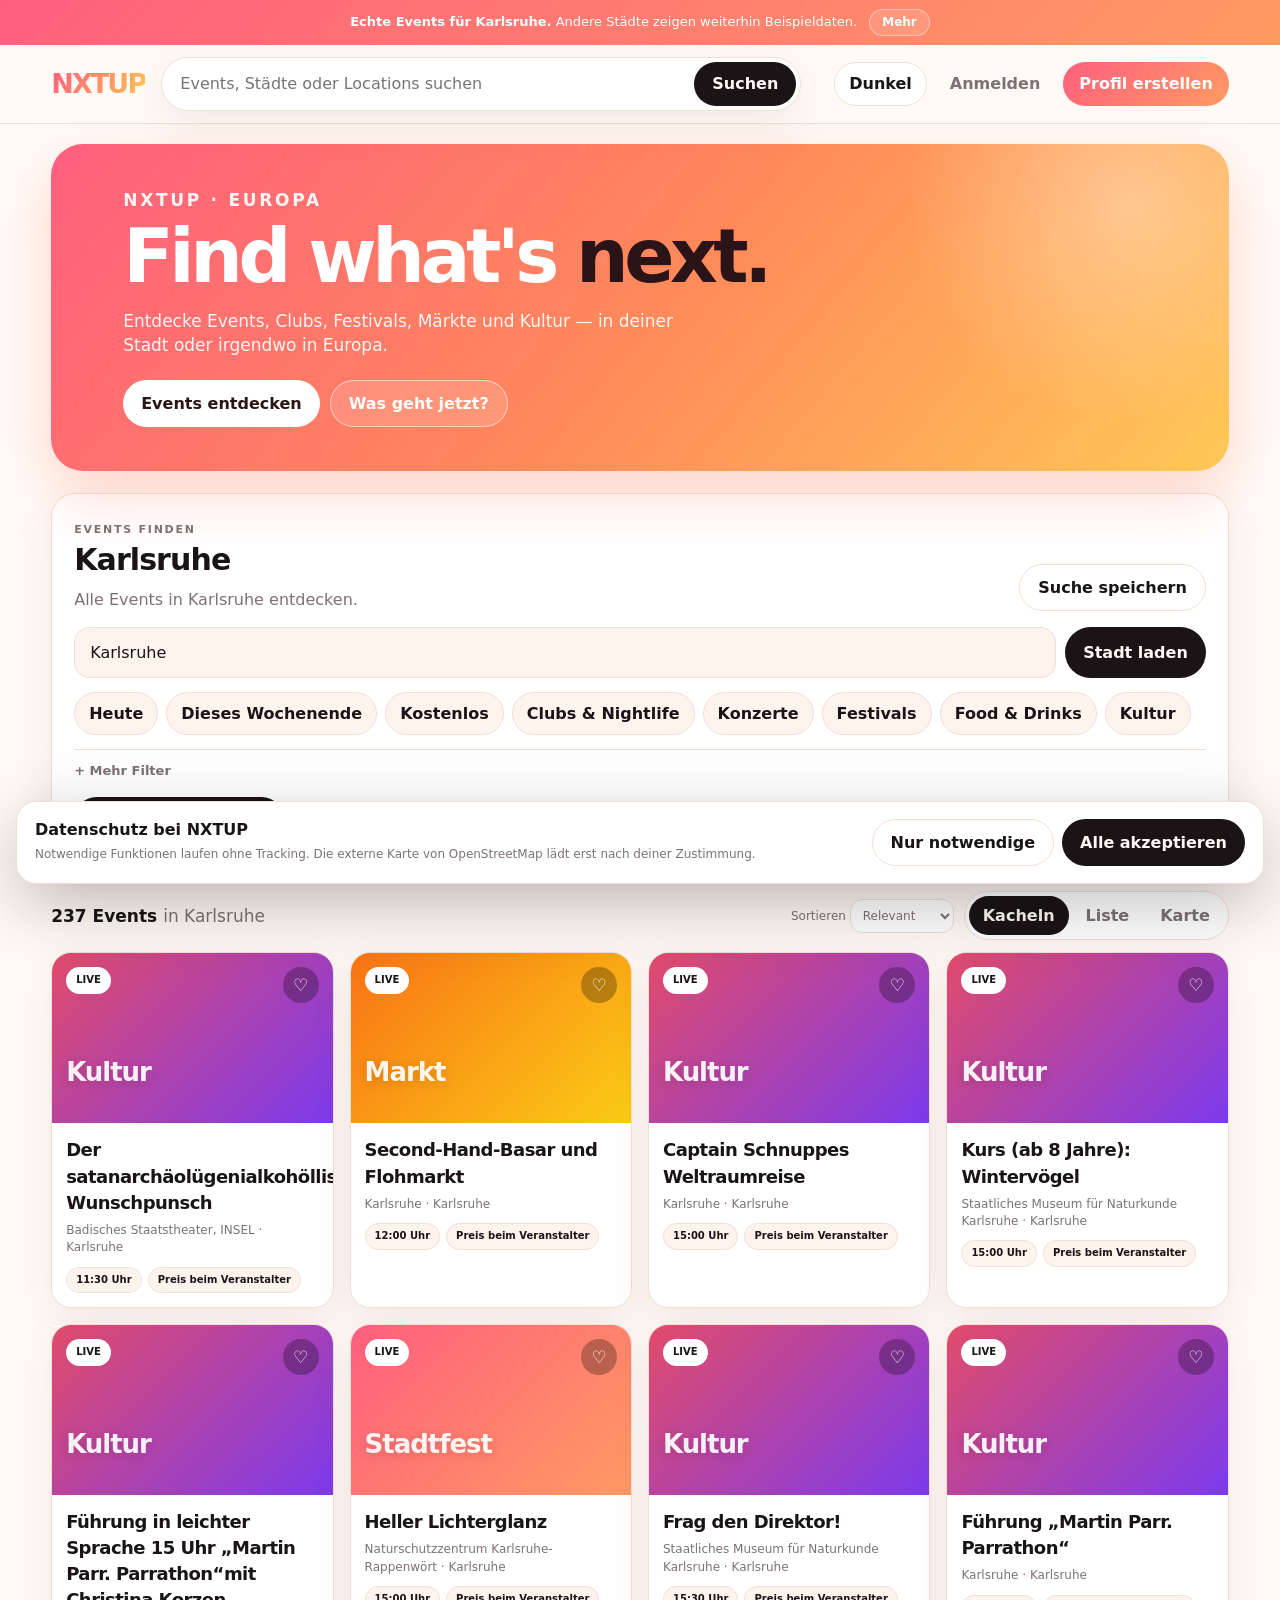
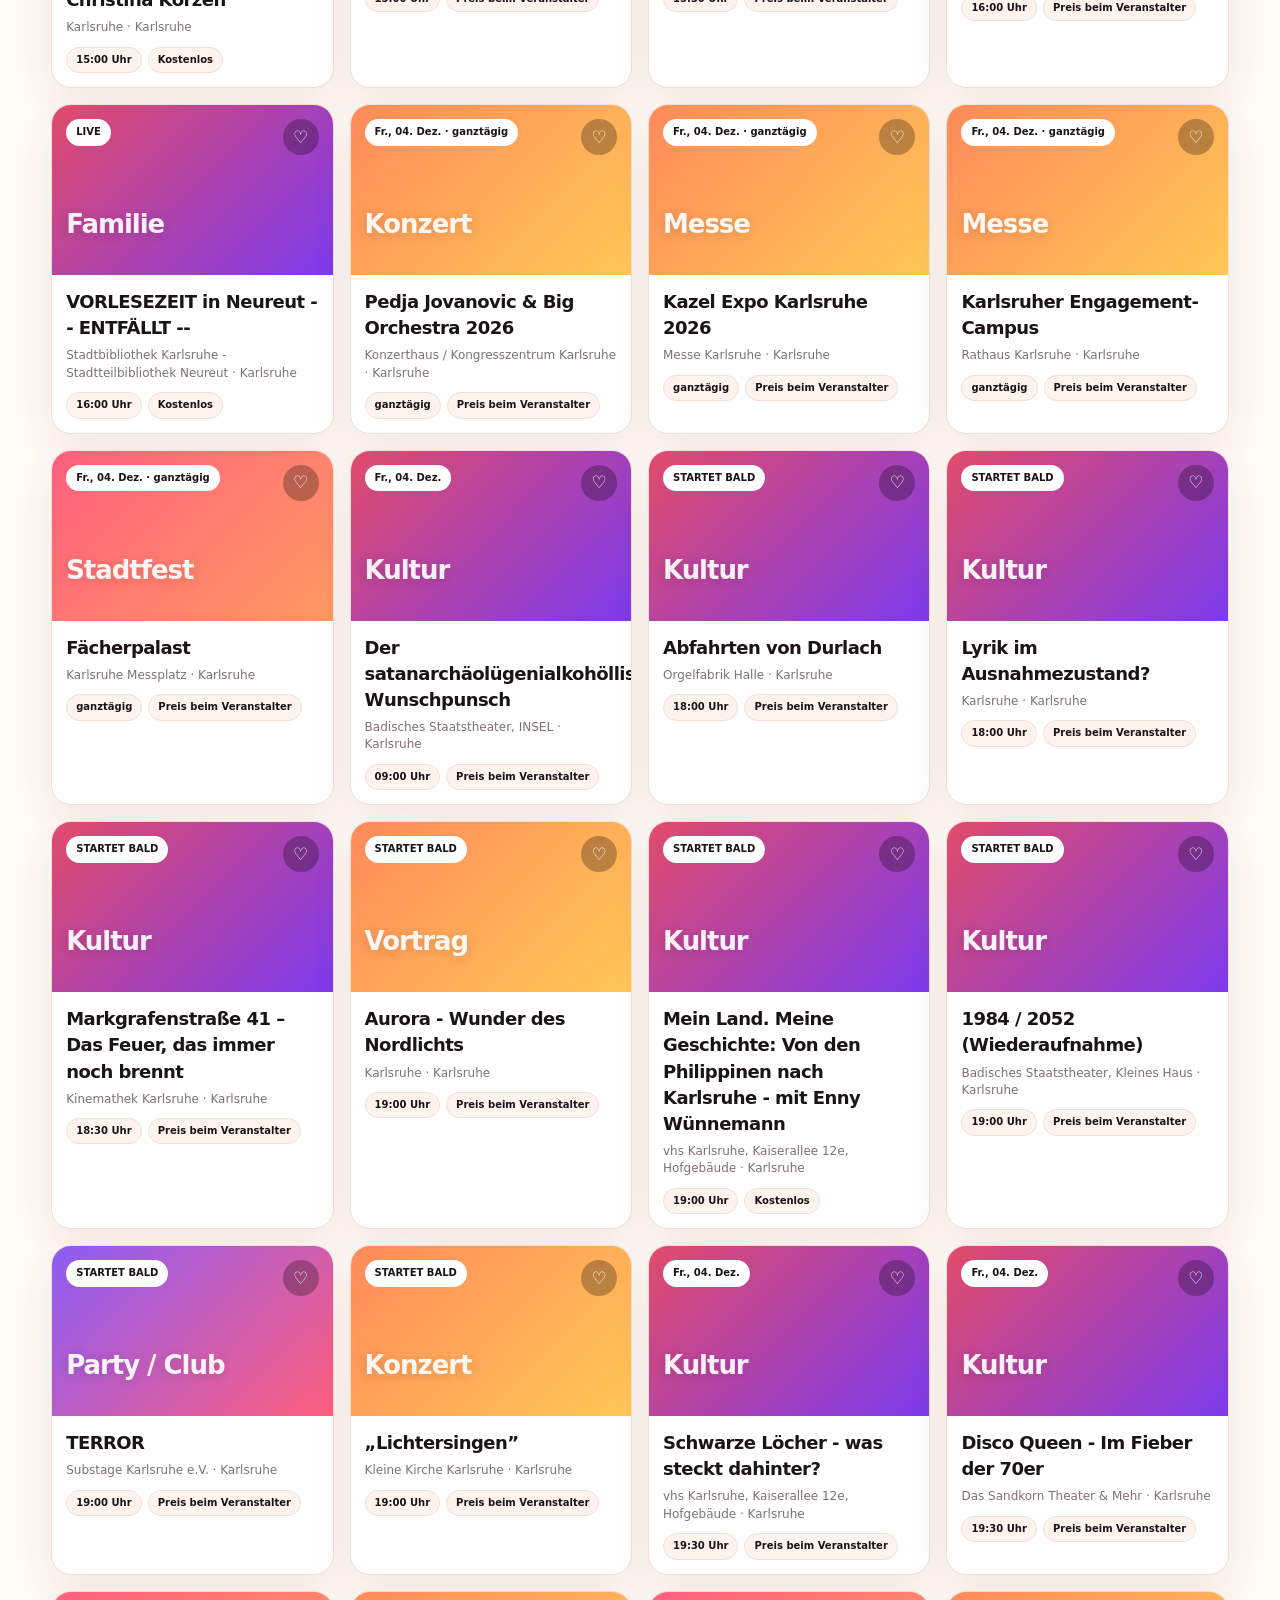
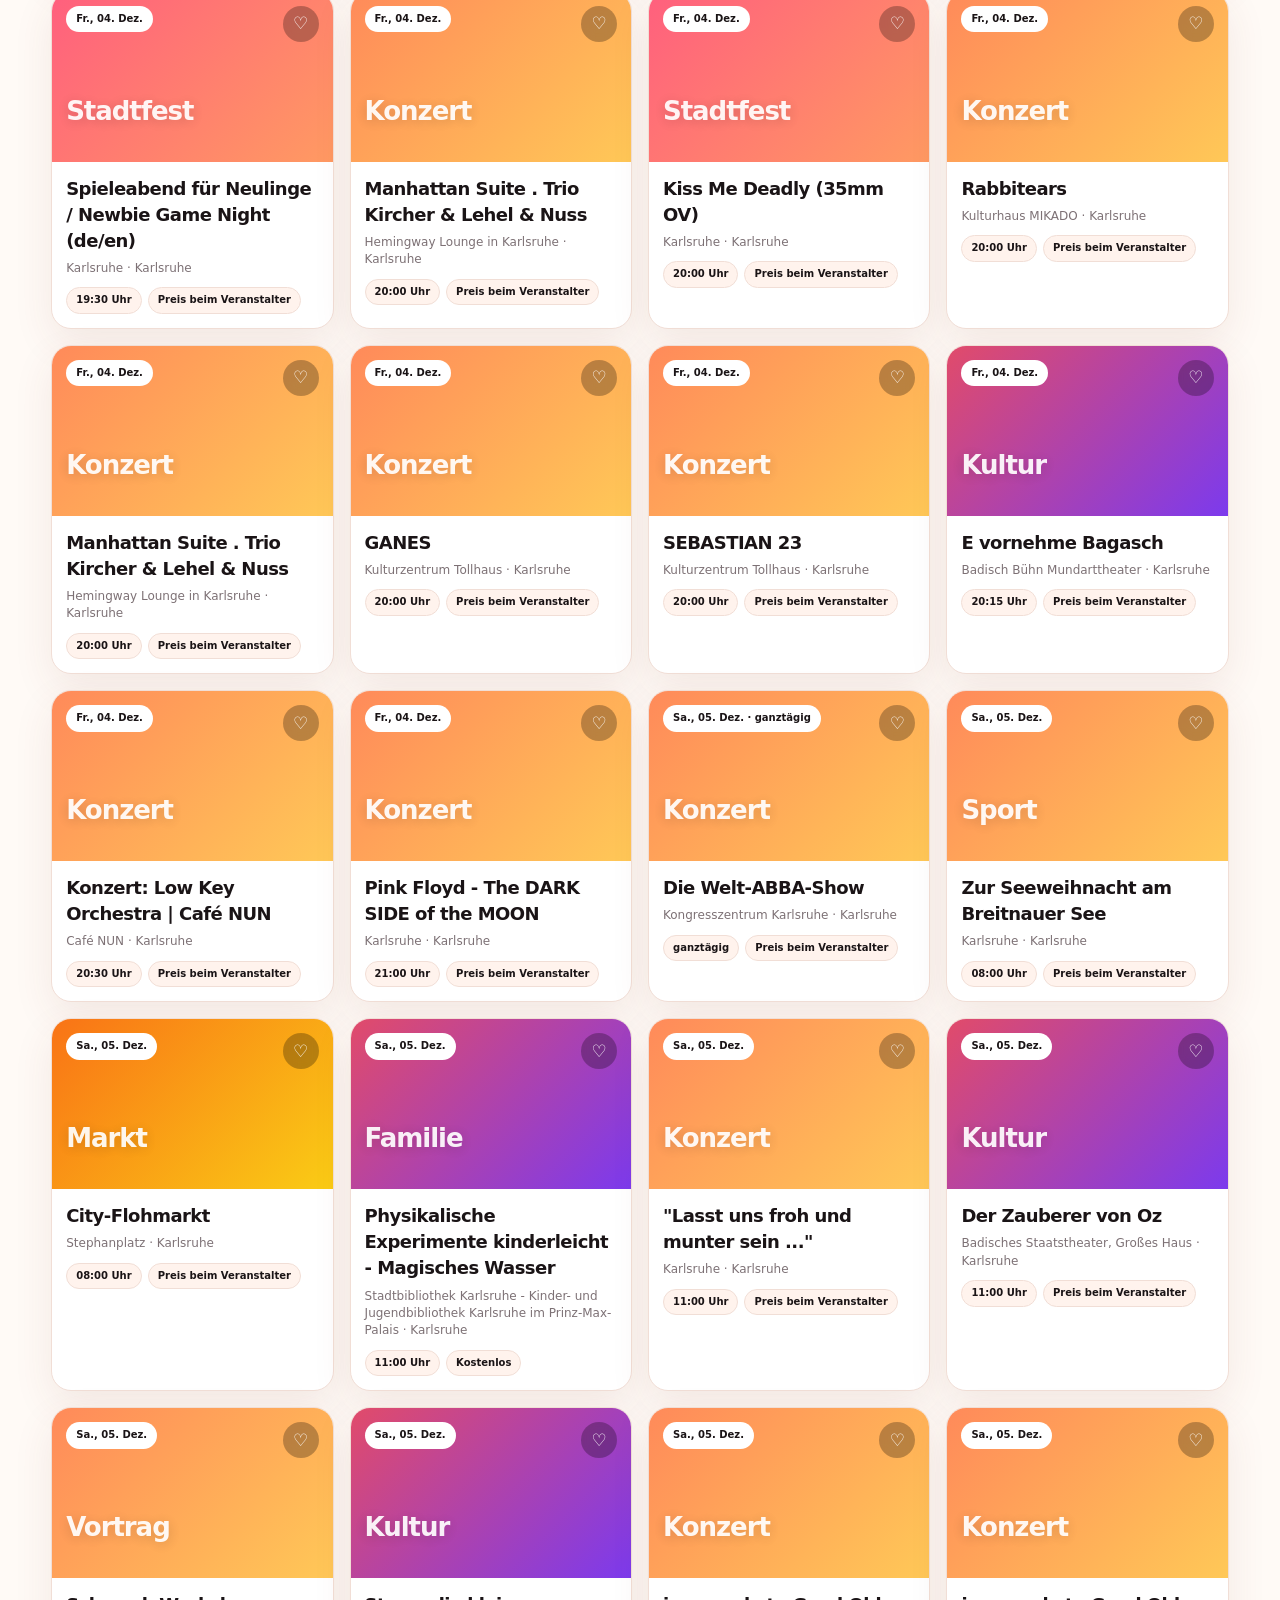
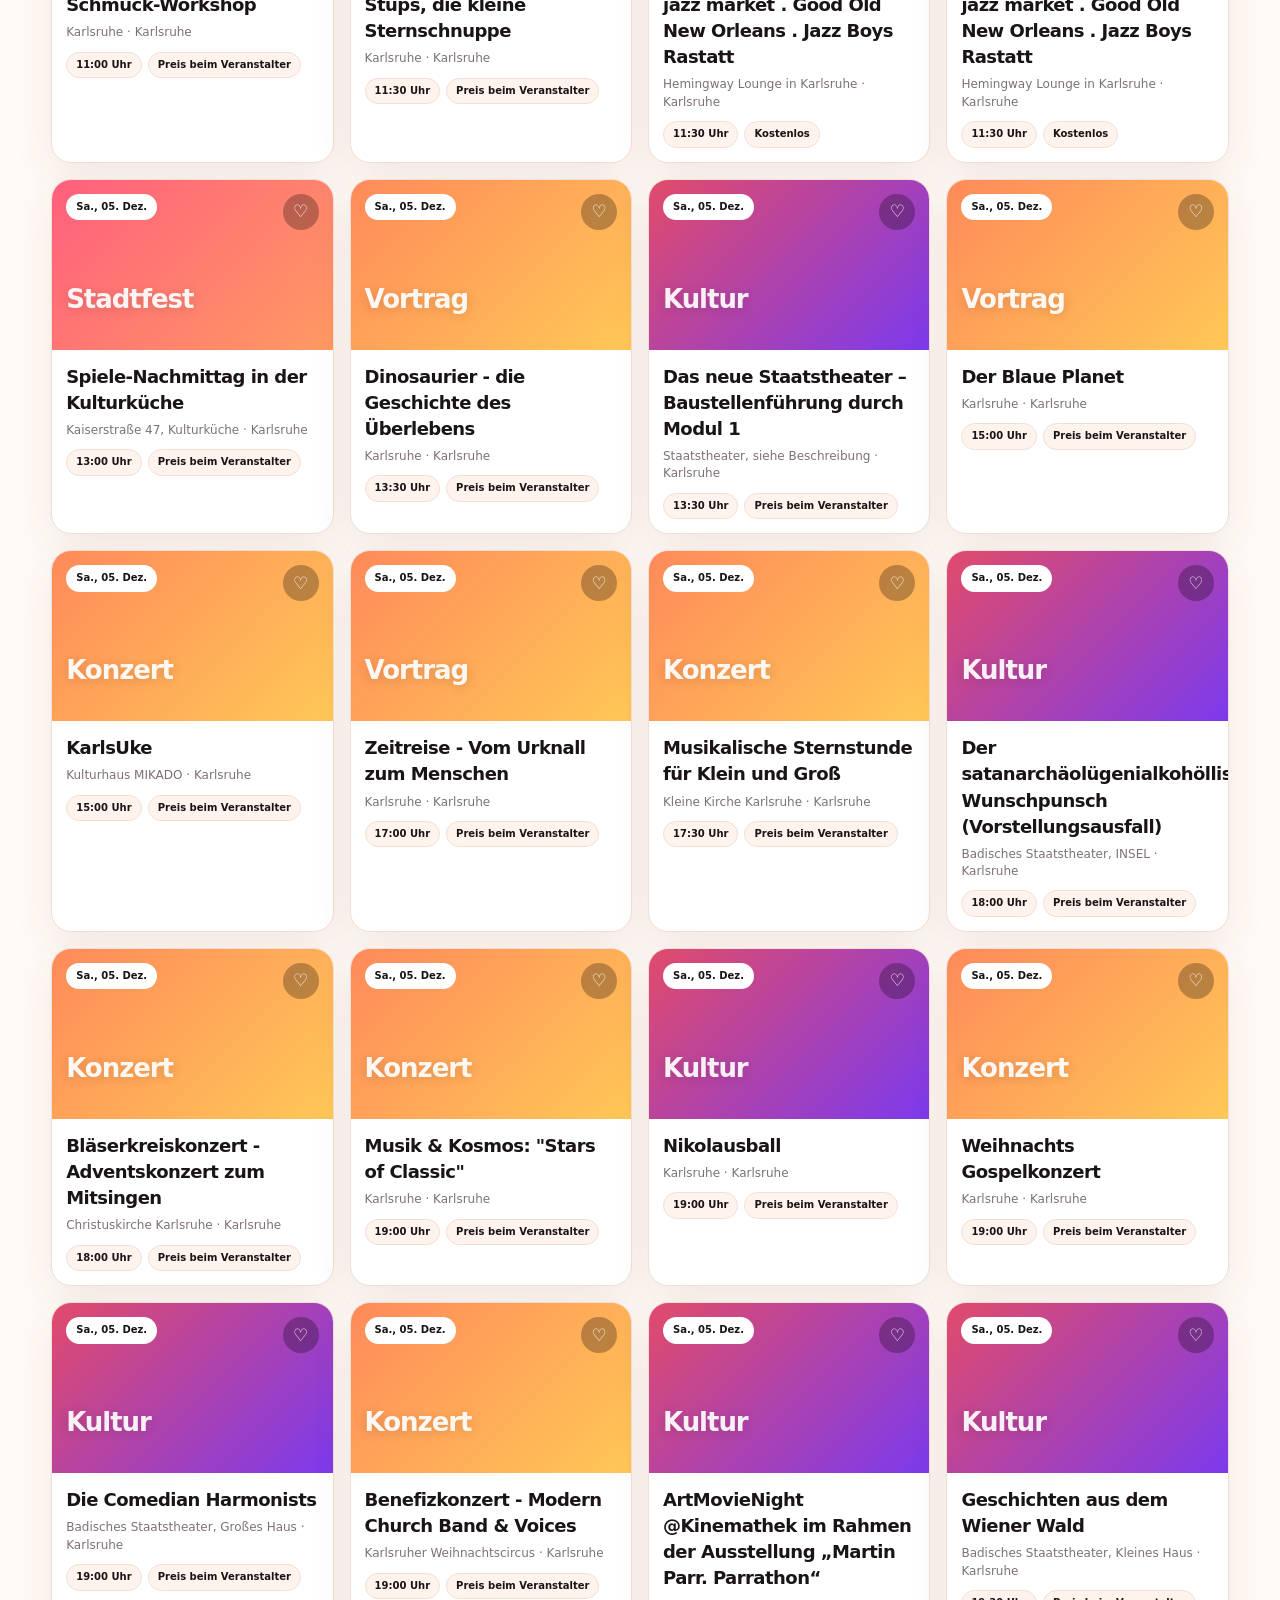
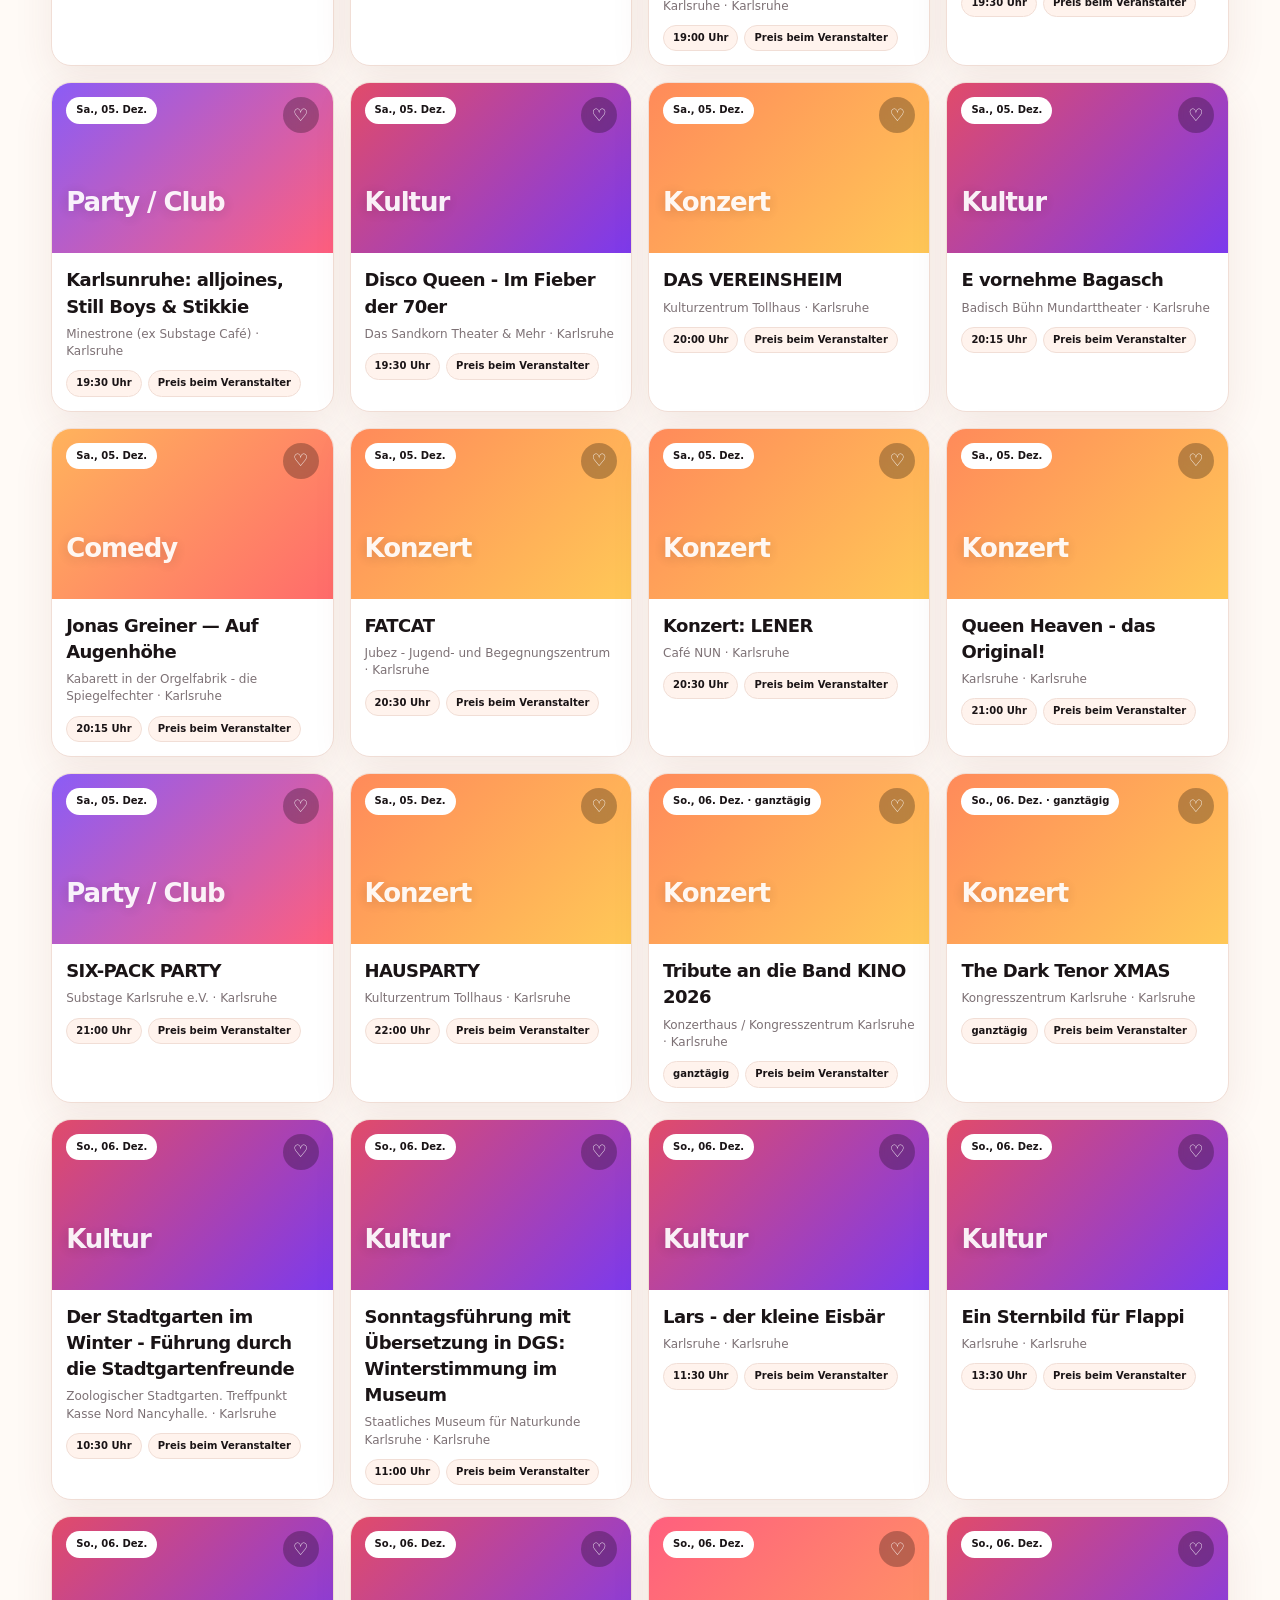
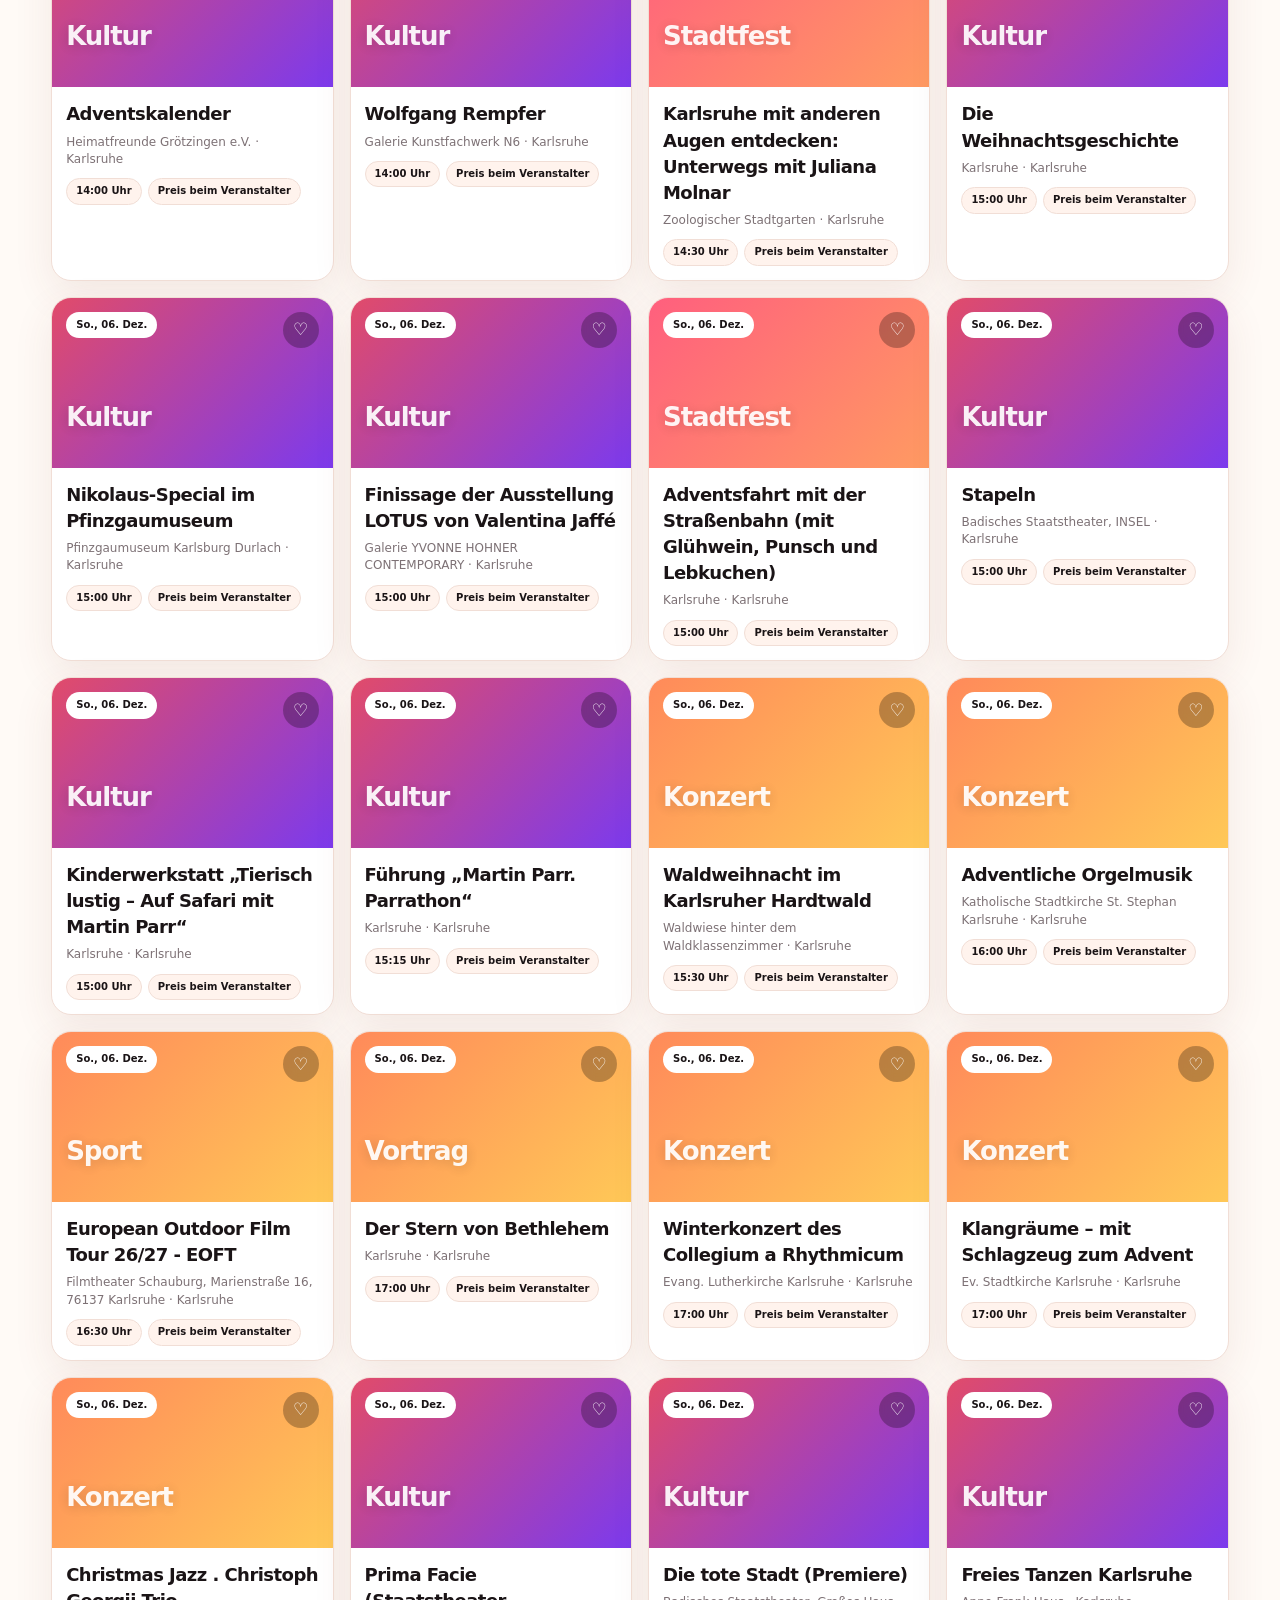
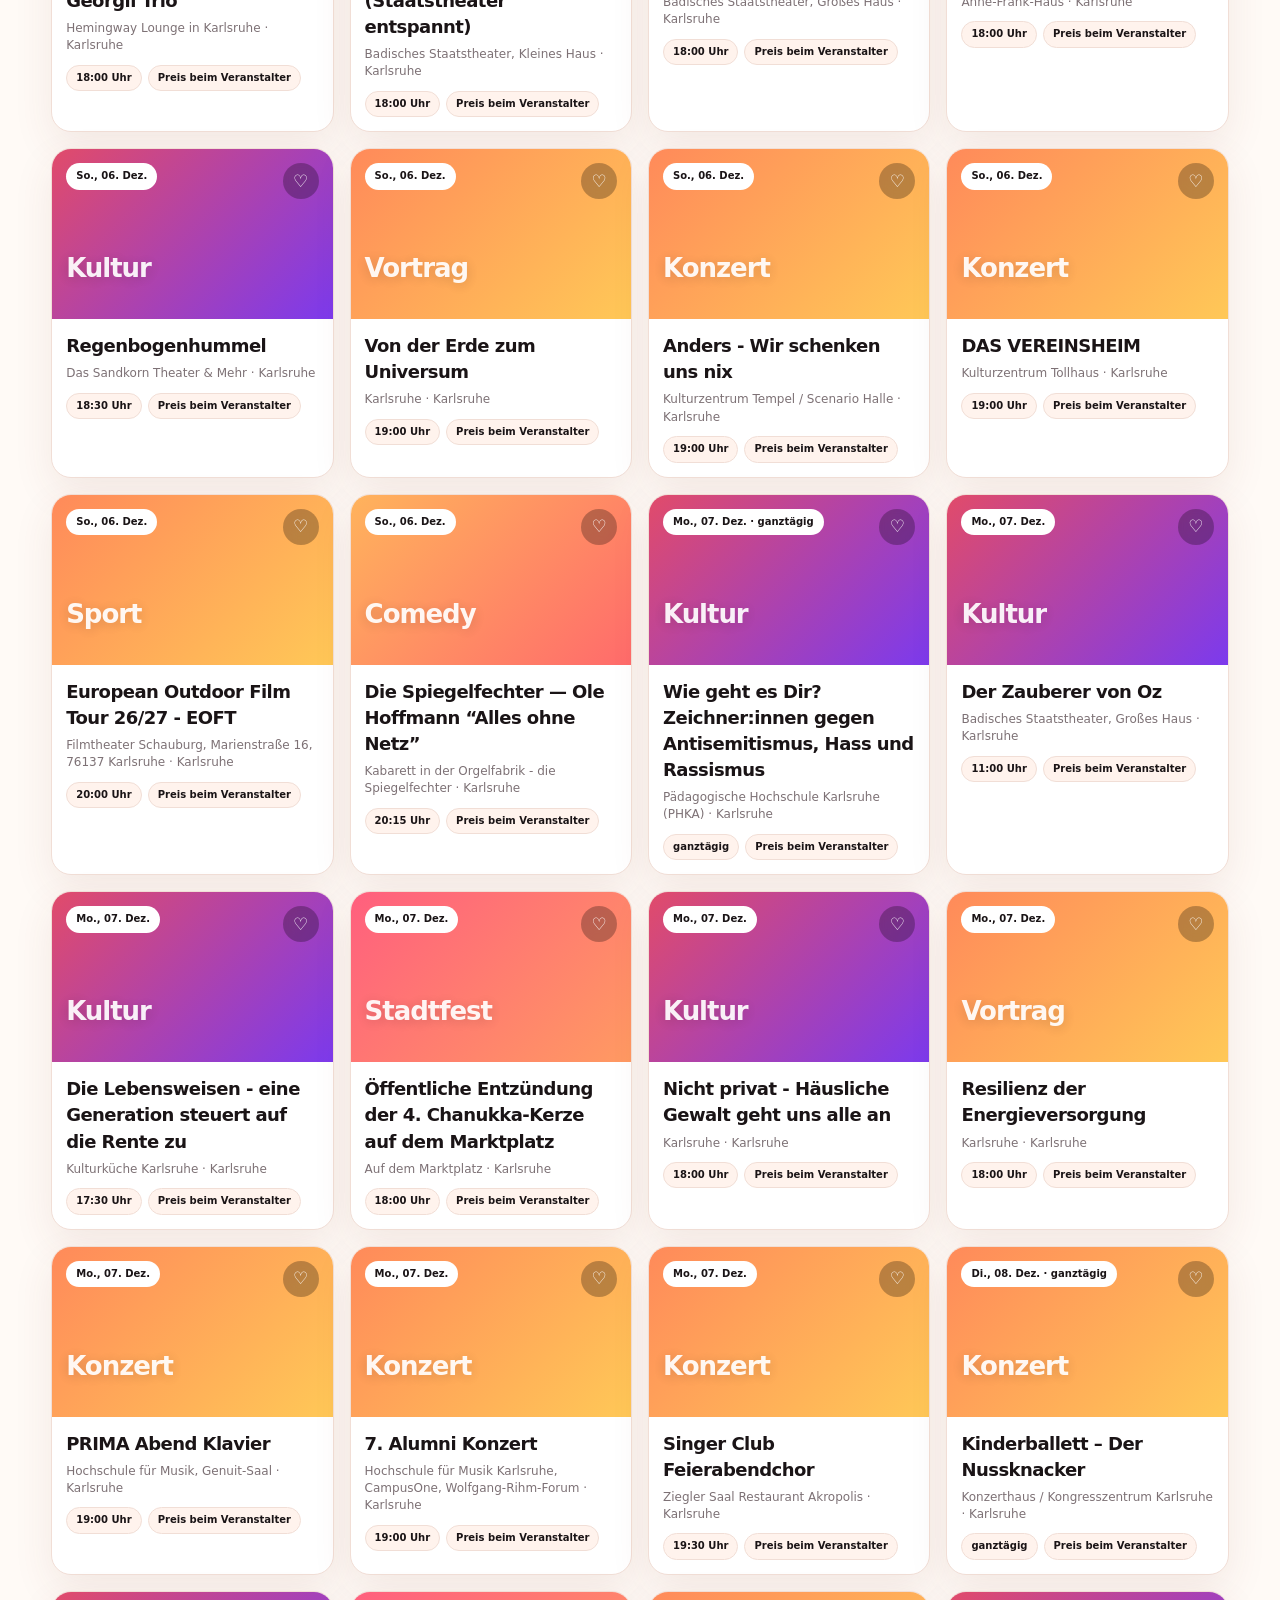
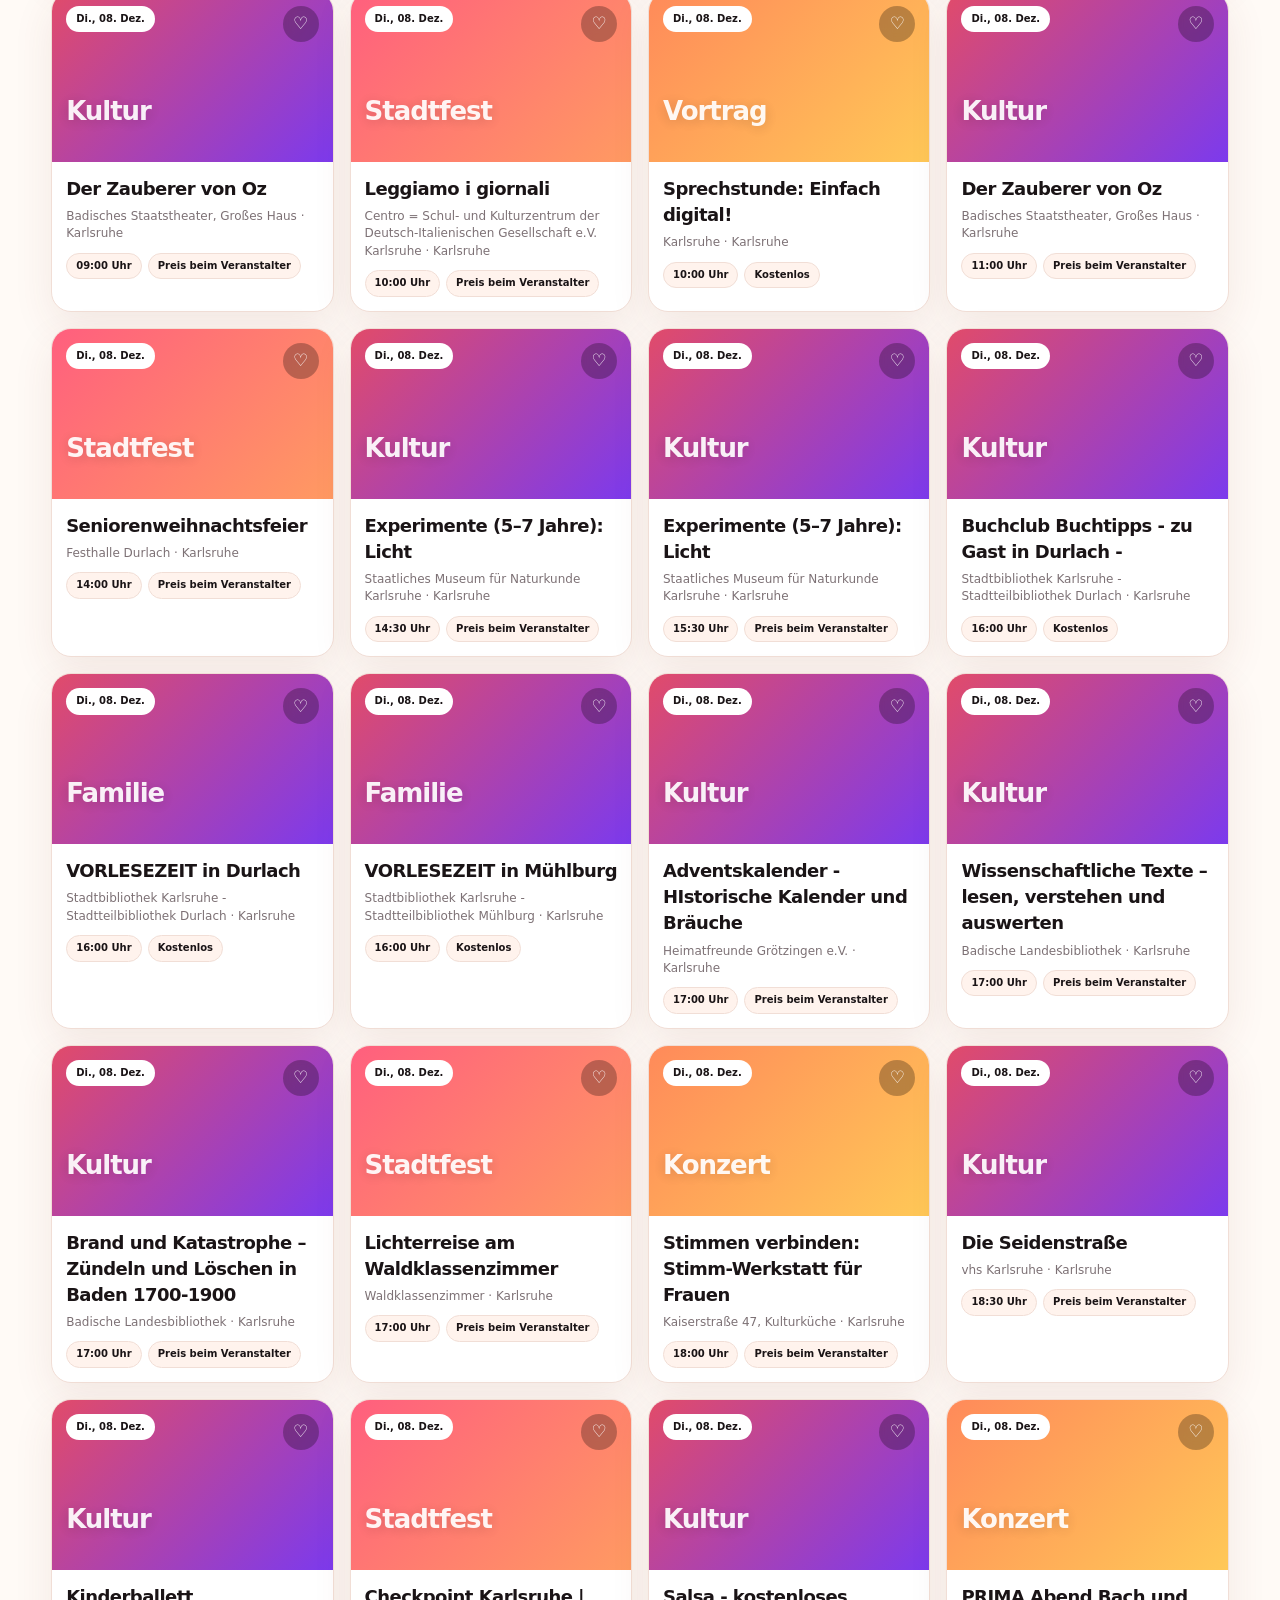
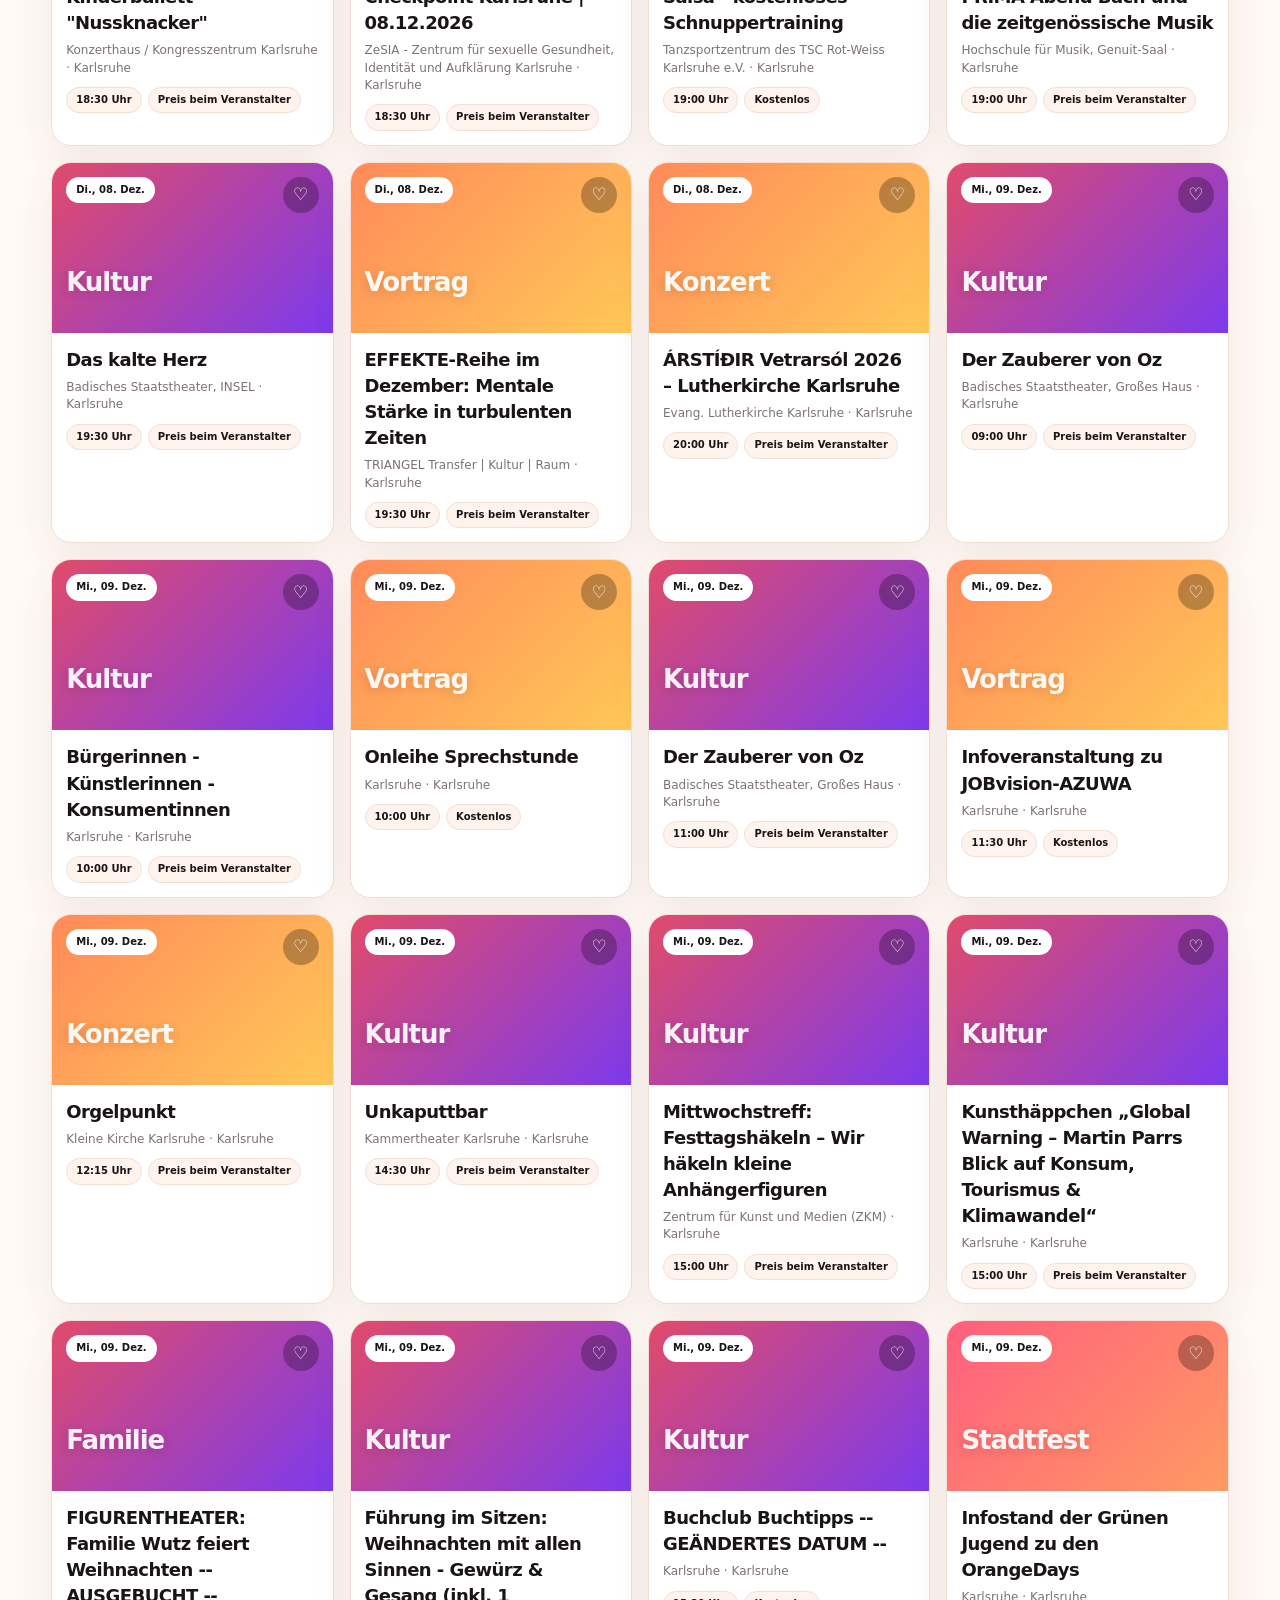
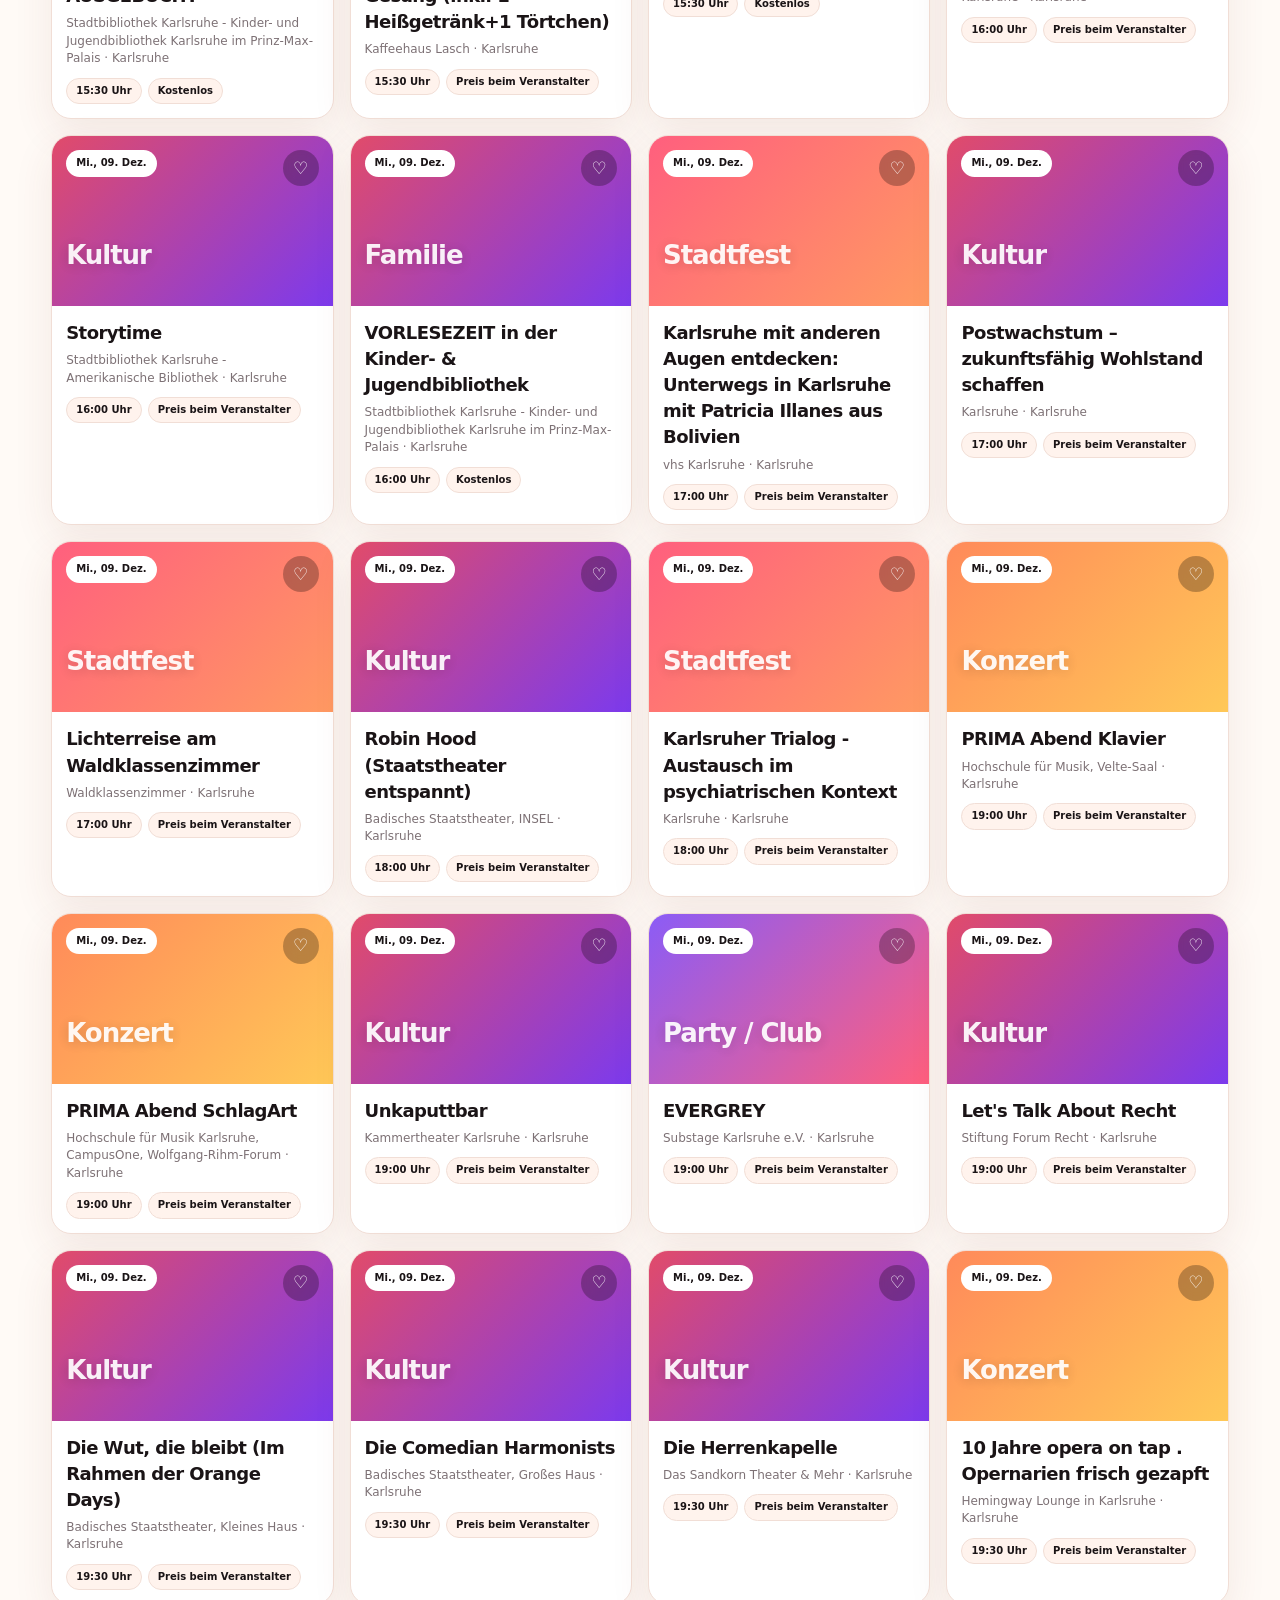
<file: index.html>
<!doctype html>
<html lang="de">
<head>
  <meta charset="utf-8">
  <meta name="viewport" content="width=device-width,initial-scale=1,viewport-fit=cover">
  <meta name="theme-color" content="#fffaf6">
  <meta name="apple-mobile-web-app-capable" content="yes">
  <meta name="apple-mobile-web-app-status-bar-style" content="default">
  <meta name="apple-mobile-web-app-title" content="NXTUP">
  <meta name="description" content="NXTUP zeigt Events, Clubs, Festivals und Kultur in deiner Stadt. Prototyp mit Beispieldaten.">
  <title>NXTUP — Find what's next.</title>
  <link rel="manifest" href="manifest.webmanifest">
  <link rel="icon" href="icons/icon-192.png">
  <link rel="apple-touch-icon" href="apple-touch-icon.png">
  <link rel="stylesheet" href="style.css">
</head>
<body>
<div class="demoBar" id="demoBar" role="status">
  <span><b>Demo-Version.</b> Alle Events auf dieser Seite sind Beispieldaten und finden nicht wirklich statt.</span>
  <button id="demoBarInfo" type="button">Mehr</button>
</div>

<header class="topbar">
  <button class="brand" id="homeBtn" type="button" aria-label="NXTUP Startseite">
    <span class="logoClassic">NXTUP</span>
  </button>
  <form class="globalSearch" id="globalSearchForm">
    <input id="globalSearch" autocomplete="off" placeholder="Events, Städte oder Locations suchen" aria-label="Events, Städte oder Locations suchen">
    <button type="submit">Suchen</button>
  </form>
  <div class="topActions">
    <button id="themeBtn" class="headerBtn" type="button" aria-label="Farbmodus wechseln">Dunkel</button>
    <button id="loginBtn" class="headerLink" type="button">Anmelden</button>
    <button id="registerBtn" class="accountBtn" type="button">Profil erstellen</button>
  </div>
</header>

<main>
  <section class="hero" id="hero">
    <div class="heroCopy">
      <p class="eyebrow">NXTUP · EUROPA</p>
      <h1>Find what's <span>next.</span></h1>
      <p>Entdecke Events, Clubs, Festivals, Märkte und Kultur — in deiner Stadt oder irgendwo in Europa.</p>
      <div class="heroActions">
        <button id="discoverBtn" class="primaryBtn" type="button">Events entdecken</button>
        <button id="nowBtn" class="secondaryBtn" type="button">Was geht jetzt?</button>
      </div>
    </div>
  </section>

  <section class="finder" id="discover">
    <div class="sectionHead">
      <div>
        <p class="kicker">EVENTS FINDEN</p>
        <h2 id="cityModeTitle">Karlsruhe</h2>
        <p id="cityModeSubtitle">Alle Events in Karlsruhe entdecken.</p>
      </div>
      <button id="savedSearchBtn" class="ghostBtn" type="button">Suche speichern</button>
    </div>

    <div class="citySearchRow">
      <input id="citySearch" value="Karlsruhe" placeholder="Stadt oder Ort in Europa" aria-label="Stadt oder Ort">
      <button id="citySearchBtn" class="primaryBtn" type="button">Stadt laden</button>
    </div>

    <div class="cityFilterGroup" aria-label="Schnellfilter">
      <button class="cityFilter" data-cityfilter="today" type="button">Heute</button>
      <button class="cityFilter" data-cityfilter="weekend" type="button">Dieses Wochenende</button>
      <button class="cityFilter" data-cityfilter="free" type="button">Kostenlos</button>
      <button class="cityFilter" data-cityfilter="nightlife" type="button">Clubs &amp; Nightlife</button>
      <button class="cityFilter" data-cityfilter="concerts" type="button">Konzerte</button>
      <button class="cityFilter" data-cityfilter="festivals" type="button">Festivals</button>
      <button class="cityFilter" data-cityfilter="food" type="button">Food &amp; Drinks</button>
      <button class="cityFilter" data-cityfilter="culture" type="button">Kultur</button>
    </div>

    <details class="moreFilters" id="moreFilters">
      <summary>Mehr Filter</summary>
      <div class="filterBar">
        <label><span>Von</span><input id="from" type="date"></label>
        <label><span>Bis</span><input id="to" type="date"></label>
        <label><span>Eventart</span><select id="type"><option value="">Alle</option></select></label>
        <label><span>Genre</span><select id="genre"><option value="">Alle</option></select></label>
      </div>
      <div class="quickFilters">
        <label class="priceBox"><span>Preis</span><input id="minPrice" type="number" min="0" value="0" aria-label="Mindestpreis"><b>bis</b><input id="maxPrice" type="number" min="0" placeholder="egal" aria-label="Höchstpreis"><b>€</b></label>
        <button id="outdoorBtn" class="quickFilter" type="button">Outdoor</button>
        <button id="indoorBtn" class="quickFilter" type="button">Indoor</button>
      </div>
    </details>

    <div class="cityActions">
      <button id="cityShowBtn" class="primaryBtn wide" type="button">Events anzeigen</button>
      <button id="cityResetBtn" class="textBtn" type="button">Filter zurücksetzen</button>
    </div>
  </section>

  <section class="toolbar" id="resultsTop">
    <div><strong id="count">0 Events</strong><span id="context"> in Karlsruhe</span></div>
    <div class="toolbarActions">
      <label>Sortieren <select id="sort"><option value="relevance">Relevant</option><option value="date">Datum</option><option value="price">Preis</option><option value="popular">Beliebtheit</option></select></label>
      <div class="viewSwitch"><button id="gridBtn" class="active" type="button">Kacheln</button><button id="listBtn" type="button">Liste</button><button id="mapBtn" type="button">Karte</button></div>
    </div>
  </section>

  <section id="gridView" class="eventGrid"></section>
  <section id="listView" class="eventList hidden"></section>
  <section id="mapView" class="mapLayout hidden">
    <div class="mapPane">
      <div id="map" class="map">
        <div id="mapFallback" class="mapFallback"><div><h3>Interaktive Karte</h3><p>Die Karte wird von OpenStreetMap geladen. Dafür brauchen wir deine Zustimmung.</p><button id="enableMap" class="primaryBtn" type="button">Karte aktivieren</button></div></div>
      </div>
      <div class="mapControls"><button id="zoomIn" type="button" aria-label="Reinzoomen">+</button><button id="zoomOut" type="button" aria-label="Rauszoomen">−</button><button id="mapReset" type="button">Reset</button></div>
    </div>
    <aside id="preview" class="preview empty"><div class="emptyPreview"><strong>Event auswählen</strong><p>Klicke auf einen Pin oder ein Event.</p></div></aside>
  </section>

  <section class="premiumStrip" id="premiumStrip">
    <div><p class="kicker">NXTUP+ · VORSCHAU</p><h2>Mehr aus deiner Zeit machen.</h2><p>Plan my Weekend, dein nächster Move und Benachrichtigungen für Lieblingslocations. Noch nicht buchbar.</p></div>
    <button id="premiumBtn" class="premiumBtn" type="button">Vorschau ansehen</button>
  </section>

  <section class="inspiration" id="inspiration">
    <div class="sectionHead compactHead"><div><p class="kicker">INSPIRATION</p><h2>Vielleicht ist das dein nächstes Event.</h2></div></div>
    <div id="inspirationRail" class="inspirationRail"></div>
  </section>
</main>

<nav class="mobileNav">
  <button data-nav="home" type="button">Home</button><button data-nav="discover" type="button">Entdecken</button><button data-nav="map" type="button">Karte</button><button id="mobileSaved" type="button">Favoriten</button><button id="mobileProfile" type="button">Profil</button>
</nav>

<footer class="footer">
  <div class="footerBrand"><span class="logoClassic small">NXTUP</span><span>Find what's next.</span></div>
  <nav><button id="privacyBtn" type="button">Datenschutz</button><a href="impressum.html">Impressum</a><button id="cookieBtn" type="button">Cookie-Einstellungen</button><button id="organizerBtn" type="button">Für Veranstalter</button></nav>
  <small>NXTUP v12 · Prototyp<br>Eventdaten Karlsruhe: Datensatz „Veranstaltungskalender“, Stadt Karlsruhe, Lizenz CC0</small>
</footer>

<aside id="eventDrawer" class="eventDrawer hidden" aria-label="Eventdetails"><button id="drawerClose" class="closeBtn" type="button" aria-label="Schließen">×</button><div id="eventDrawerBody"></div></aside>
<dialog id="eventModal"><button class="closeBtn" data-close="eventModal" type="button" aria-label="Schließen">×</button><div id="eventModalBody"></div></dialog>
<dialog id="genericModal"><button class="closeBtn" data-close="genericModal" type="button" aria-label="Schließen">×</button><div id="genericModalBody"></div></dialog>
<div id="consentBanner" class="consentBanner hidden"><div><strong>Datenschutz bei NXTUP</strong><p>Notwendige Funktionen laufen ohne Tracking. Die externe Karte von OpenStreetMap lädt erst nach deiner Zustimmung.</p></div><div><button id="necessaryConsent" class="ghostBtn" type="button">Nur notwendige</button><button id="allConsent" class="primaryBtn" type="button">Alle akzeptieren</button></div></div>

<script src="app.js"></script>
</body>
</html>
</file>
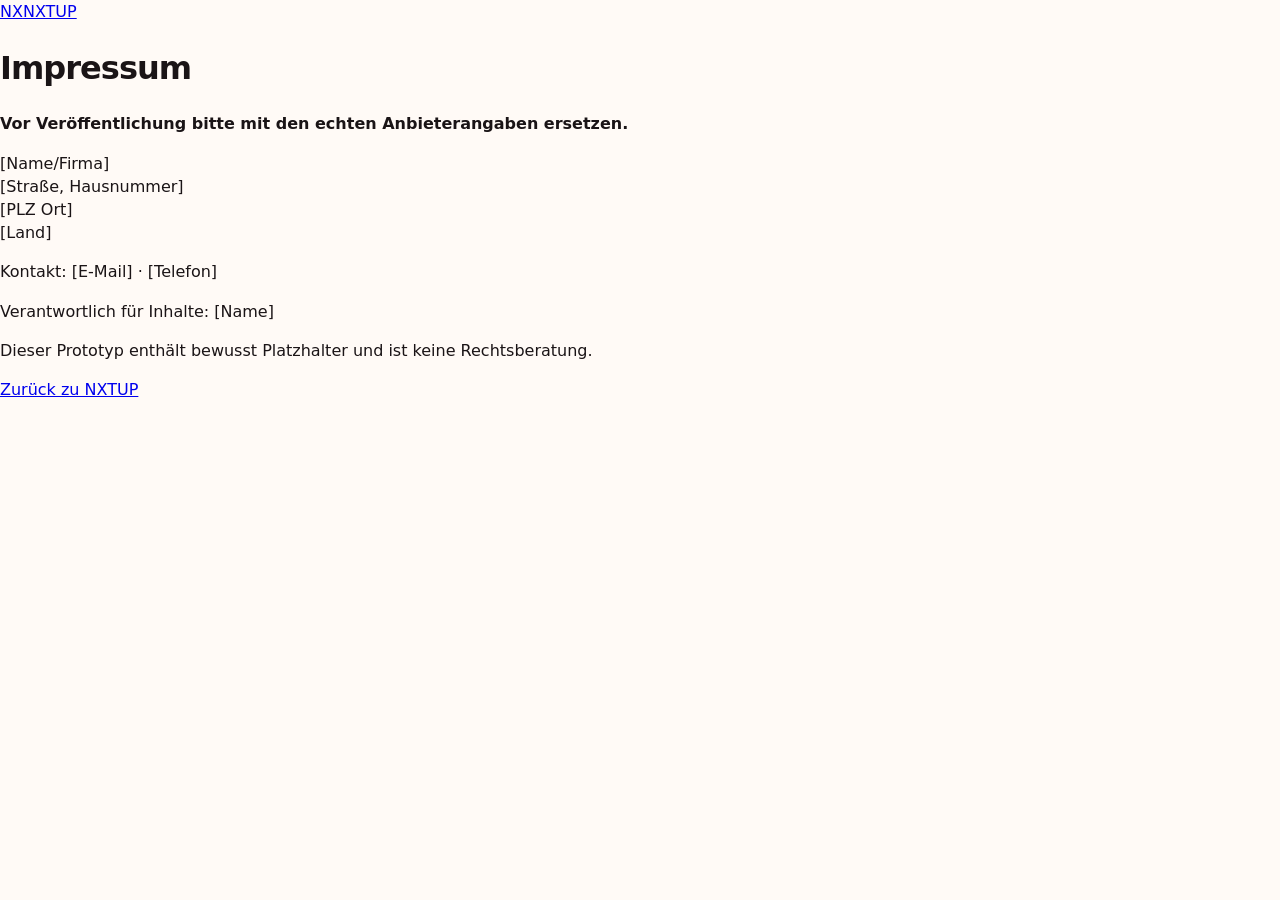
<file: impressum.html>
<!doctype html><html lang="de"><head><meta charset="utf-8"><meta name="viewport" content="width=device-width,initial-scale=1"><title>Impressum — NXTUP</title><link rel="stylesheet" href="style.css"></head><body class="legalPage"><main class="legalCard"><a href="index.html" class="brand"><span class="brandGlyph">NX</span><span class="brandWord">NXTUP</span></a><h1>Impressum</h1><p><strong>Vor Veröffentlichung bitte mit den echten Anbieterangaben ersetzen.</strong></p><p>[Name/Firma]<br>[Straße, Hausnummer]<br>[PLZ Ort]<br>[Land]</p><p>Kontakt: [E-Mail] · [Telefon]</p><p>Verantwortlich für Inhalte: [Name]</p><p class="muted">Dieser Prototyp enthält bewusst Platzhalter und ist keine Rechtsberatung.</p><a class="ctaSmall inline" href="index.html">Zurück zu NXTUP</a></main></body></html>
</file>
<file: style.css>
:root{
  --bg:#fffaf6;--surface:#fff;--surface2:#fff3ed;--text:#1a1416;--muted:#7d7175;--line:#f1ded6;
  --accent:#ff5f7e;--accent2:#ff9a62;--gold:#ffc857;
  --shadow:0 14px 40px rgba(120,60,45,.09);--radius:24px
}
body.dark{
  --bg:#141013;--surface:#1e181b;--surface2:#281f23;--text:#fff7f3;--muted:#b6a7ac;--line:#3a2c31;
  --shadow:0 20px 60px rgba(0,0,0,.42)
}
*{box-sizing:border-box}
html{scroll-behavior:smooth}
body{margin:0;background:var(--bg);color:var(--text);font-family:Inter,ui-sans-serif,system-ui,-apple-system,"Segoe UI",sans-serif;line-height:1.45;-webkit-font-smoothing:antialiased}
button,input,select{font:inherit;color:inherit}
button{cursor:pointer}
.hidden{display:none!important}
h1,h2,h3{letter-spacing:-.03em}
#resultsTop,#discover,#hero{scroll-margin-top:86px}

/* Demo-Hinweis */
.demoBar{display:flex;align-items:center;justify-content:center;gap:12px;flex-wrap:wrap;padding:9px 16px;background:linear-gradient(135deg,var(--accent),var(--accent2));color:#fff;font-size:13px;text-align:center}
.demoBar b{font-weight:900}
.demoBar button{border:1px solid #ffffff66;background:#ffffff22;color:#fff;border-radius:999px;padding:4px 12px;font-size:12px;font-weight:800}

/* Kopfzeile */
.topbar{position:sticky;top:0;z-index:100;display:flex;align-items:center;gap:16px;padding:12px 4vw;background:color-mix(in srgb,var(--bg) 88%,transparent);backdrop-filter:blur(18px);border-bottom:1px solid var(--line)}
.brand{border:0;background:transparent;padding:0}
.logoClassic{font-size:27px;font-weight:900;letter-spacing:-.07em;background:linear-gradient(120deg,var(--accent),var(--accent2) 60%,var(--gold));-webkit-background-clip:text;background-clip:text;color:transparent}
.logoClassic.small{font-size:20px}
.globalSearch{flex:1;max-width:640px;display:flex;align-items:center;background:var(--surface);border:1px solid var(--line);border-radius:999px;padding:4px;box-shadow:var(--shadow)}
.globalSearch input{flex:1;border:0;background:transparent;padding:10px 14px;outline:0;min-width:0}
.globalSearch button{border:0;background:var(--text);color:var(--bg);border-radius:999px;padding:10px 18px;font-weight:800}
.topActions{margin-left:auto;display:flex;align-items:center;gap:8px}
.headerBtn,.headerLink{border:1px solid var(--line);background:var(--surface);border-radius:999px;padding:9px 14px;font-weight:700}
.headerLink{border-color:transparent;background:transparent;color:var(--muted)}
.accountBtn{border:0;background:linear-gradient(135deg,var(--accent),var(--accent2));color:#fff;border-radius:999px;padding:10px 16px;font-weight:850}

/* Hero */
.hero{margin:20px 4vw 0;min-height:300px;border-radius:32px;background:linear-gradient(130deg,#ff5f7e,#ff8a5a 52%,#ffc857);color:#fff;display:flex;align-items:center;padding:44px clamp(26px,6vw,72px);position:relative;overflow:hidden;box-shadow:0 24px 60px rgba(255,120,90,.28)}
.hero:after{content:"";position:absolute;width:460px;height:460px;border-radius:50%;right:-130px;top:-170px;background:radial-gradient(circle,#ffffff55,transparent 68%)}
.heroCopy{position:relative;z-index:2;max-width:700px}
.eyebrow,.kicker{font-size:11px;font-weight:900;letter-spacing:.16em;margin:0 0 10px}
.eyebrow{color:#fff;opacity:.85}
.kicker{color:var(--accent)}
.hero h1{font-size:clamp(44px,6vw,74px);letter-spacing:-.06em;line-height:.94;margin:0}
.hero h1 span{color:#2a1418}
.hero p{max-width:600px;color:#fff;opacity:.92;font-size:17px}
.heroActions{display:flex;gap:10px;margin-top:22px;flex-wrap:wrap}
.primaryBtn,.secondaryBtn,.ghostBtn,.premiumBtn,.textBtn{border-radius:999px;padding:11px 18px;font-weight:800}
.primaryBtn{border:0;background:var(--text);color:var(--bg)}
.hero .primaryBtn{background:#fff;color:#2a1418}
.secondaryBtn{border:1px solid #ffffff88;background:#ffffff26;color:#fff}
.ghostBtn{border:1px solid var(--line);background:var(--surface);color:var(--text)}
.textBtn{border:0;background:transparent;color:var(--muted)}
.wide{min-width:210px}

/* Finder */
.finder,.premiumStrip,.inspiration{margin:22px 4vw 0;padding:22px;border:1px solid var(--line);border-radius:var(--radius);background:var(--surface);box-shadow:var(--shadow)}
.sectionHead{display:flex;justify-content:space-between;gap:20px;align-items:flex-end}
.sectionHead h2{font-size:30px;margin:0}
.sectionHead p{color:var(--muted);margin:6px 0 0}
.compactHead h2{font-size:24px}
.citySearchRow{display:flex;gap:9px;margin-top:16px}
.citySearchRow input{flex:1;border:1px solid var(--line);border-radius:15px;background:var(--surface2);padding:13px 15px;outline:0}
.cityFilterGroup{display:flex;flex-wrap:wrap;gap:8px;margin-top:14px}
.cityFilter,.quickFilter{border:1px solid var(--line);background:var(--surface2);border-radius:999px;padding:9px 14px;font-weight:750;transition:.15s}
.cityFilter.active,.quickFilter.active{background:linear-gradient(135deg,var(--accent),var(--accent2));border-color:transparent;color:#fff;box-shadow:0 6px 18px rgba(255,110,110,.28)}
.moreFilters{margin-top:14px;border-top:1px solid var(--line);padding-top:12px}
.moreFilters summary{cursor:pointer;font-weight:800;color:var(--muted);font-size:13px;list-style:none}
.moreFilters summary::-webkit-details-marker{display:none}
.moreFilters summary:before{content:"+ ";font-weight:900}
.moreFilters[open] summary:before{content:"− "}
.filterBar{display:grid;grid-template-columns:repeat(4,1fr);gap:10px;margin-top:14px}
.filterBar label,.priceBox{display:flex;flex-direction:column;gap:4px;padding:9px 12px;border:1px solid var(--line);border-radius:14px;background:var(--surface2)}
.filterBar span,.priceBox span{font-size:10px;text-transform:uppercase;letter-spacing:.08em;color:var(--muted);font-weight:850}
.filterBar input,.filterBar select,.priceBox input{border:0;background:transparent;outline:0;min-width:0;font-weight:700}
.quickFilters{display:flex;gap:9px;flex-wrap:wrap;margin-top:10px;align-items:center}
.priceBox{flex-direction:row;align-items:center}
.priceBox input{width:64px}
.priceBox b{font-size:11px;color:var(--muted)}
.cityActions{display:flex;gap:9px;margin-top:16px;align-items:center}

/* Ergebnisleiste */
.toolbar{display:flex;justify-content:space-between;align-items:center;gap:15px;padding:26px 4vw 12px}
.toolbar>div:first-child{display:flex;gap:6px;font-size:17px}
.toolbar span{color:var(--muted)}
.toolbarActions{display:flex;align-items:center;gap:10px}
.toolbarActions label{font-size:12px;color:var(--muted)}
.toolbarActions select{border:1px solid var(--line);border-radius:12px;background:var(--surface);padding:8px}
.viewSwitch{display:flex;gap:3px;padding:4px;background:var(--surface);border:1px solid var(--line);border-radius:999px}
.viewSwitch button{border:0;background:transparent;color:var(--muted);border-radius:999px;padding:8px 14px;font-weight:800}
.viewSwitch button.active{background:var(--text);color:var(--bg)}

/* Eventkarten */
.eventGrid{padding:0 4vw 90px;display:grid;grid-template-columns:repeat(auto-fill,minmax(250px,1fr));gap:16px}
.eventList{padding:0 4vw 90px;display:grid;gap:10px}
.eventCard{position:relative;border:1px solid var(--line);background:var(--surface);border-radius:20px;overflow:hidden;box-shadow:var(--shadow);transition:.18s transform,.18s box-shadow;cursor:pointer}
.eventCard:hover{transform:translateY(-3px);box-shadow:0 22px 50px rgba(120,60,45,.16)}
.eventCard:focus-visible{outline:3px solid var(--accent);outline-offset:2px}
.eventImage{height:170px;position:relative;overflow:hidden;display:flex;align-items:flex-end}
.eventImage.c1{background:linear-gradient(135deg,#ff5f7e,#ff9a62)}
.eventImage.c2{background:linear-gradient(135deg,#8b5cf6,#ff5f7e)}
.eventImage.c3{background:linear-gradient(135deg,#ff8a5a,#ffc857)}
.eventImage.c4{background:linear-gradient(135deg,#f97316,#facc15)}
.eventImage.c5{background:linear-gradient(135deg,#e14b6a,#7c3aed)}
.eventImage.c6{background:linear-gradient(135deg,#ffb35c,#ff6b6b)}
.coverWord{position:absolute;left:14px;bottom:38px;right:14px;color:#fff;font-size:26px;font-weight:900;letter-spacing:-.04em;opacity:.92;line-height:1;text-shadow:0 2px 14px rgba(0,0,0,.18);pointer-events:none}
.eventImage .eventType{position:absolute;left:14px;bottom:12px;padding:6px 9px;border-radius:999px;background:#00000045;color:#fff;font-size:10px;font-weight:800;backdrop-filter:blur(6px)}
.status{position:absolute;left:14px;top:14px;background:#fff;color:#1a1416;border-radius:999px;padding:6px 10px;font-size:10px;font-weight:900}
.favBtn{position:absolute;right:14px;top:14px;z-index:5;border:0;background:#00000045;backdrop-filter:blur(6px);color:#fff;width:36px;height:36px;border-radius:50%;font-size:17px;line-height:1}
.favBtn.saved{background:#fff;color:var(--accent)}
.cardBody{padding:14px}
.cardBody h3{margin:0 0 6px;font-size:18px}
.cardBody p{margin:4px 0;color:var(--muted);font-size:12px}
.metaRow{display:flex;gap:6px;flex-wrap:wrap;margin-top:10px}
.metaRow span{padding:5px 9px;border-radius:999px;background:var(--surface2);border:1px solid var(--line);font-size:10px;font-weight:750}
.listCard{display:grid;grid-template-columns:160px 1fr}
.listCard .eventImage{height:100%;min-height:130px}
.listCard .coverWord{font-size:18px;bottom:36px}
.listCard .cardBody{display:flex;flex-direction:column;justify-content:center}
.emptyState{grid-column:1/-1;text-align:center;padding:52px 20px;border:1px dashed var(--line);border-radius:var(--radius);background:var(--surface)}
.emptyState p{color:var(--muted);margin:8px 0 16px}

/* Karte */
.mapLayout{padding:0 4vw 90px;display:grid;grid-template-columns:minmax(0,1fr) 380px;gap:16px;height:660px}
.mapPane{position:relative}
.map{height:100%;border-radius:var(--radius);overflow:hidden;background:var(--surface2);border:1px solid var(--line)}
.mapFallback{position:absolute;inset:0;display:grid;place-items:center;text-align:center;padding:20px}
.mapFallback>div{max-width:400px;background:var(--surface);border:1px solid var(--line);border-radius:20px;padding:24px;box-shadow:var(--shadow)}
.mapFallback p{color:var(--muted)}
.mapControls{position:absolute;right:12px;top:12px;display:grid;gap:6px;z-index:700}
.mapControls button{width:42px;height:42px;border:1px solid var(--line);background:var(--surface);border-radius:12px;font-weight:850}
.preview{position:relative;background:var(--surface);border:1px solid var(--line);border-radius:var(--radius);padding:12px;overflow:auto}
.preview.empty{display:grid;place-items:center}
.emptyPreview{text-align:center;color:var(--muted)}
.preview .eventCard{box-shadow:none}
.previewClose{position:absolute;right:16px;top:16px;z-index:8;border:0;background:var(--text);color:var(--bg);width:36px;height:36px;border-radius:50%;font-size:19px}

/* NXTUP+ und Inspiration */
.premiumStrip{display:flex;justify-content:space-between;align-items:center;gap:18px;background:linear-gradient(120deg,var(--surface),color-mix(in srgb,var(--accent) 12%,var(--surface)))}
.premiumStrip h2{margin:2px 0;font-size:25px}
.premiumStrip p{margin:5px 0;color:var(--muted)}
.premiumBtn{border:0;background:var(--text);color:var(--bg);white-space:nowrap}
.inspirationRail{display:grid;grid-template-columns:repeat(3,1fr);gap:12px;margin-top:14px}
.miniInspire{border:1px solid var(--line);background:var(--surface2);border-radius:16px;padding:15px;text-align:left;width:100%;margin-top:8px}
.miniInspire h3{margin:0 0 5px;font-size:16px}
.miniInspire p{margin:0;color:var(--muted);font-size:12px}

/* Fußzeile */
.footer{margin-top:28px;padding:26px 4vw calc(30px + env(safe-area-inset-bottom));border-top:1px solid var(--line);display:flex;align-items:center;justify-content:space-between;gap:15px;color:var(--muted);flex-wrap:wrap}
.footerBrand{display:flex;align-items:center;gap:12px}
.footer nav{display:flex;gap:14px;flex-wrap:wrap}
.footer button,.footer a{border:0;background:transparent;color:var(--muted);text-decoration:none;padding:0}
.footer button:hover,.footer a:hover{color:var(--text)}

/* Detailansichten */
dialog{border:0;padding:0;border-radius:26px;background:var(--surface);color:var(--text);width:min(680px,94vw);max-height:90vh;box-shadow:0 30px 90px rgba(0,0,0,.4)}
dialog::backdrop{background:#00000080;backdrop-filter:blur(4px)}
.closeBtn{position:absolute;right:14px;top:14px;z-index:10;width:38px;height:38px;border:0;border-radius:50%;background:#00000059;backdrop-filter:blur(6px);color:#fff;font-size:21px}
.modalInner{padding:16px 20px 26px}
.modalHero{height:230px;border-radius:18px;position:relative;overflow:hidden;background:linear-gradient(135deg,#ff8a5a,#ffc857)}
.modalHero .coverWord{font-size:34px;bottom:18px}
.modalInner h1{font-size:31px;margin:18px 0 6px}
.modalInner p{color:var(--muted)}
.detailMeta{display:flex;gap:7px;flex-wrap:wrap;margin-top:12px}
.detailMeta span{padding:7px 11px;border:1px solid var(--line);background:var(--surface2);border-radius:999px;font-size:11px}
.detailActions{display:flex;gap:8px;flex-wrap:wrap;margin:18px 0}
.detailActions a,.detailActions button{flex:1;min-width:118px;text-align:center;border:1px solid var(--line);background:var(--surface2);color:var(--text);border-radius:13px;padding:11px;text-decoration:none;font-weight:800}
.detailActions .primaryAction{background:var(--text);color:var(--bg);border-color:transparent}
.detailActions .primaryAction.saved{background:linear-gradient(135deg,var(--accent),var(--accent2));color:#fff}
.demoNote{margin:14px 0;padding:11px 13px;border-radius:13px;background:var(--surface2);border:1px dashed var(--line);color:var(--muted);font-size:12px}
.eventDrawer{position:fixed;right:18px;top:86px;bottom:18px;width:min(430px,42vw);z-index:105;background:var(--surface);border:1px solid var(--line);border-radius:26px;box-shadow:0 30px 80px rgba(60,30,35,.3);overflow:auto}
.eventDrawer .modalHero{height:200px}
.priceChoice{display:grid;grid-template-columns:1fr 1fr;gap:10px;margin-top:16px}
.priceCard{border:1px solid var(--line);background:var(--surface2);color:var(--text);border-radius:16px;padding:16px;text-align:left}
.priceCard strong{display:block;font-size:25px}
.priceCard span{color:var(--muted);font-size:13px}
.priceCard b{display:block;color:var(--accent);font-size:11px;text-transform:uppercase;letter-spacing:.08em}
.priceCard.selected{border-color:var(--accent);box-shadow:0 0 0 3px rgba(255,95,126,.14)}

/* Zustimmung */
.consentBanner{position:fixed;left:16px;right:16px;bottom:16px;z-index:120;display:flex;justify-content:space-between;gap:20px;align-items:center;padding:16px 18px;background:var(--surface);border:1px solid var(--line);border-radius:20px;box-shadow:0 20px 70px rgba(0,0,0,.25)}
.consentBanner p{margin:4px 0;color:var(--muted);font-size:12px}
.consentBanner>div:last-child{display:flex;gap:8px}
.mobileNav{display:none}

@media(max-width:900px){
  .topActions .headerLink{display:none}
  .filterBar{grid-template-columns:repeat(2,1fr)}
  .mapLayout{grid-template-columns:1fr;height:580px}
  .preview{position:fixed;left:12px;right:12px;bottom:74px;z-index:95;max-height:58vh}
  .inspirationRail{grid-template-columns:1fr 1fr}
  .eventDrawer{display:none!important}
  .footer{flex-direction:column;text-align:center}
}
@media(max-width:680px){
  .topbar{padding:10px 12px;gap:8px;flex-wrap:wrap}
  .globalSearch{order:3;flex-basis:100%;max-width:none}
  .globalSearch button{padding:9px 14px}
  .topActions{margin-left:auto}
  .accountBtn{padding:9px 12px;font-size:12px}
  .hero{margin:12px 12px 0;min-height:270px;padding:28px 22px;border-radius:26px}
  .hero h1{font-size:46px}
  .hero p{font-size:14px}
  .finder,.premiumStrip,.inspiration{margin:14px 12px 0;padding:18px;border-radius:20px}
  .sectionHead{align-items:flex-start;flex-direction:column;gap:12px}
  .sectionHead h2{font-size:25px}
  .citySearchRow{flex-direction:column}
  .cityFilterGroup{flex-wrap:nowrap;overflow-x:auto;padding-bottom:4px;-webkit-overflow-scrolling:touch}
  .cityFilter{white-space:nowrap}
  .cityActions{flex-direction:column;align-items:stretch}
  .premiumStrip{display:block}
  .premiumBtn{margin-top:12px;width:100%}
  .toolbar{padding:18px 12px 10px;display:block}
  .toolbarActions{margin-top:10px;justify-content:space-between;flex-wrap:wrap}
  .eventGrid{padding:0 12px 96px;grid-template-columns:1fr 1fr;gap:10px}
  .eventCard{border-radius:16px}
  .eventImage{height:124px}
  .coverWord{font-size:17px;bottom:34px}
  .cardBody{padding:10px}
  .cardBody h3{font-size:15px}
  .metaRow span:nth-child(n+3){display:none}
  .eventList{padding:0 12px 96px}
  .listCard{grid-template-columns:112px 1fr}
  .listCard .eventImage{min-height:110px}
  .mapLayout{padding:0 12px 96px;height:500px}
  .inspirationRail{grid-template-columns:1fr}
  .mobileNav{display:flex;position:fixed;left:0;right:0;bottom:0;z-index:110;padding:8px 4px calc(8px + env(safe-area-inset-bottom));background:color-mix(in srgb,var(--surface) 94%,transparent);backdrop-filter:blur(16px);border-top:1px solid var(--line);justify-content:space-around}
  .mobileNav button{border:0;background:transparent;color:var(--muted);font-size:10px;font-weight:800}
  .footer{margin-bottom:70px}
  .consentBanner{bottom:78px;flex-direction:column;align-items:stretch}
  .consentBanner>div:last-child button{flex:1}
}
@media(max-width:430px){
  .eventGrid{grid-template-columns:1fr}
  .eventImage{height:150px}
  .filterBar{grid-template-columns:1fr}
  .hero h1{font-size:42px}
}
</file>
